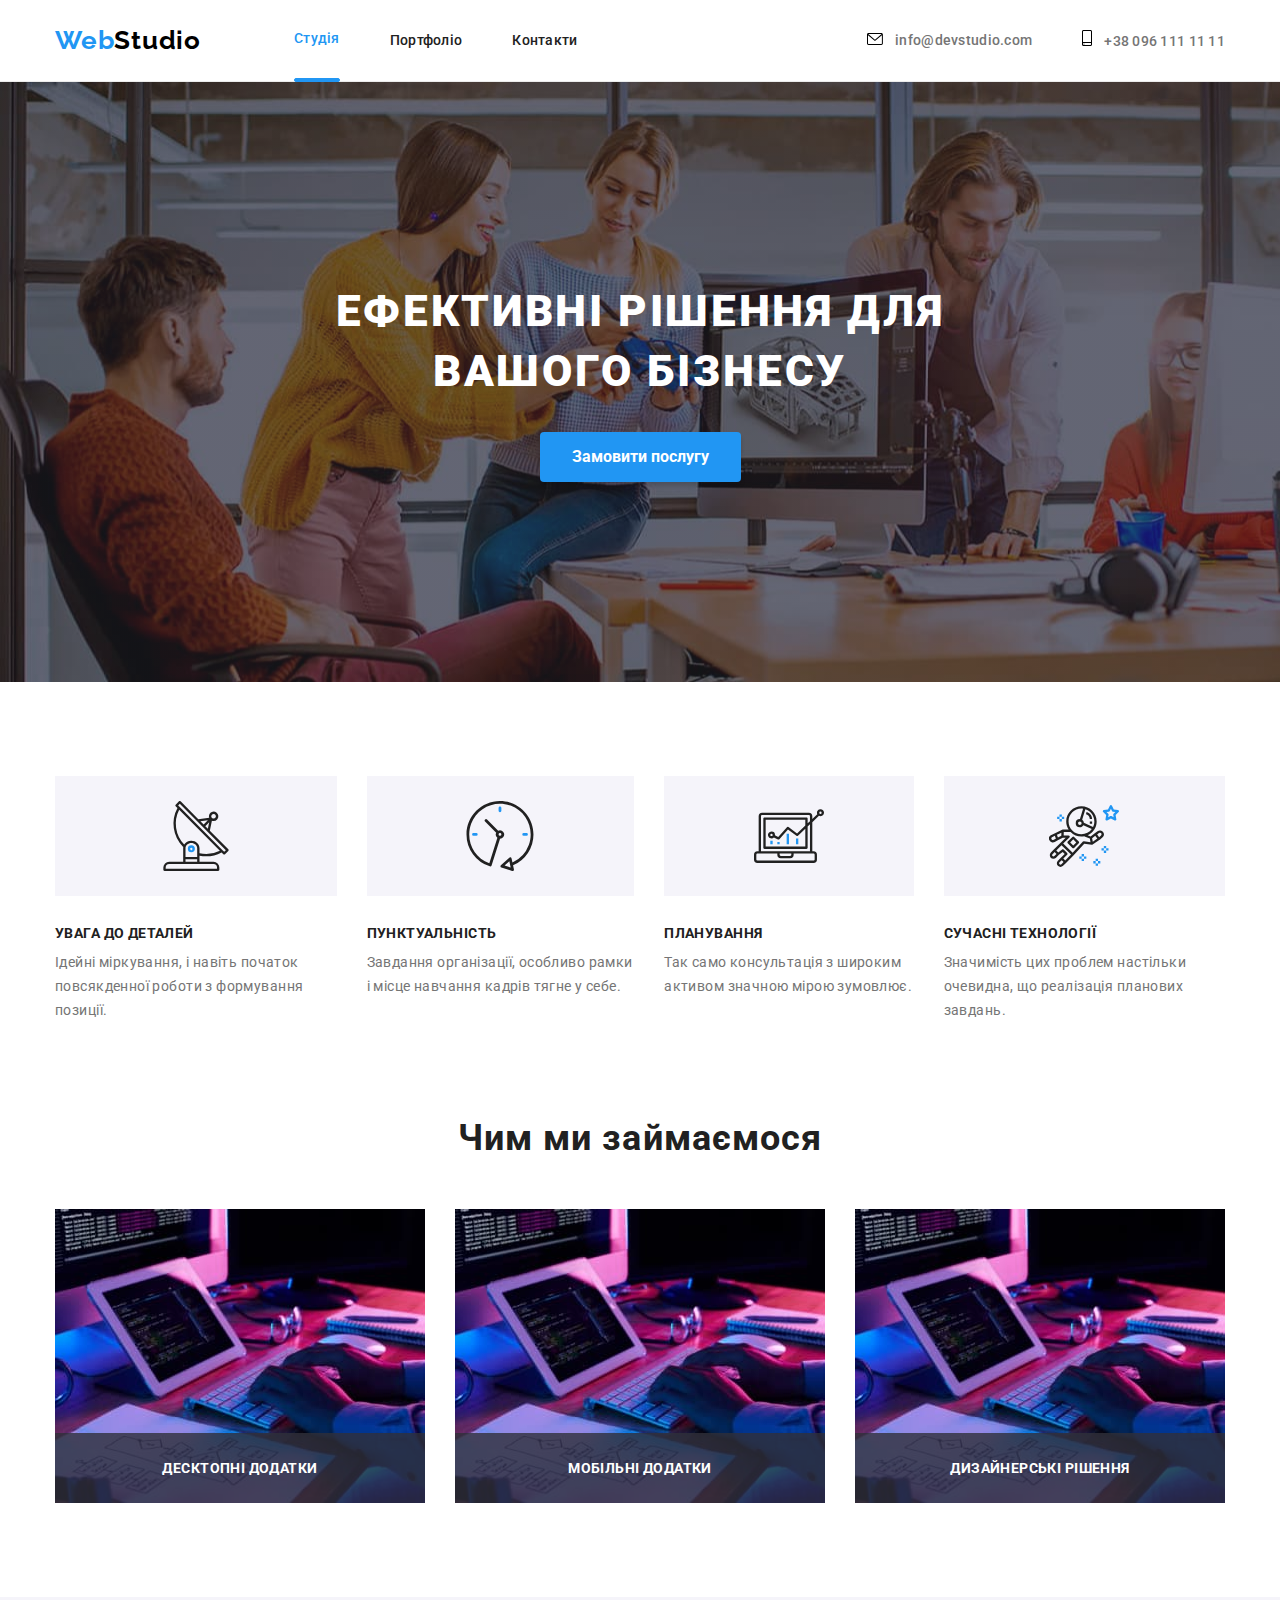
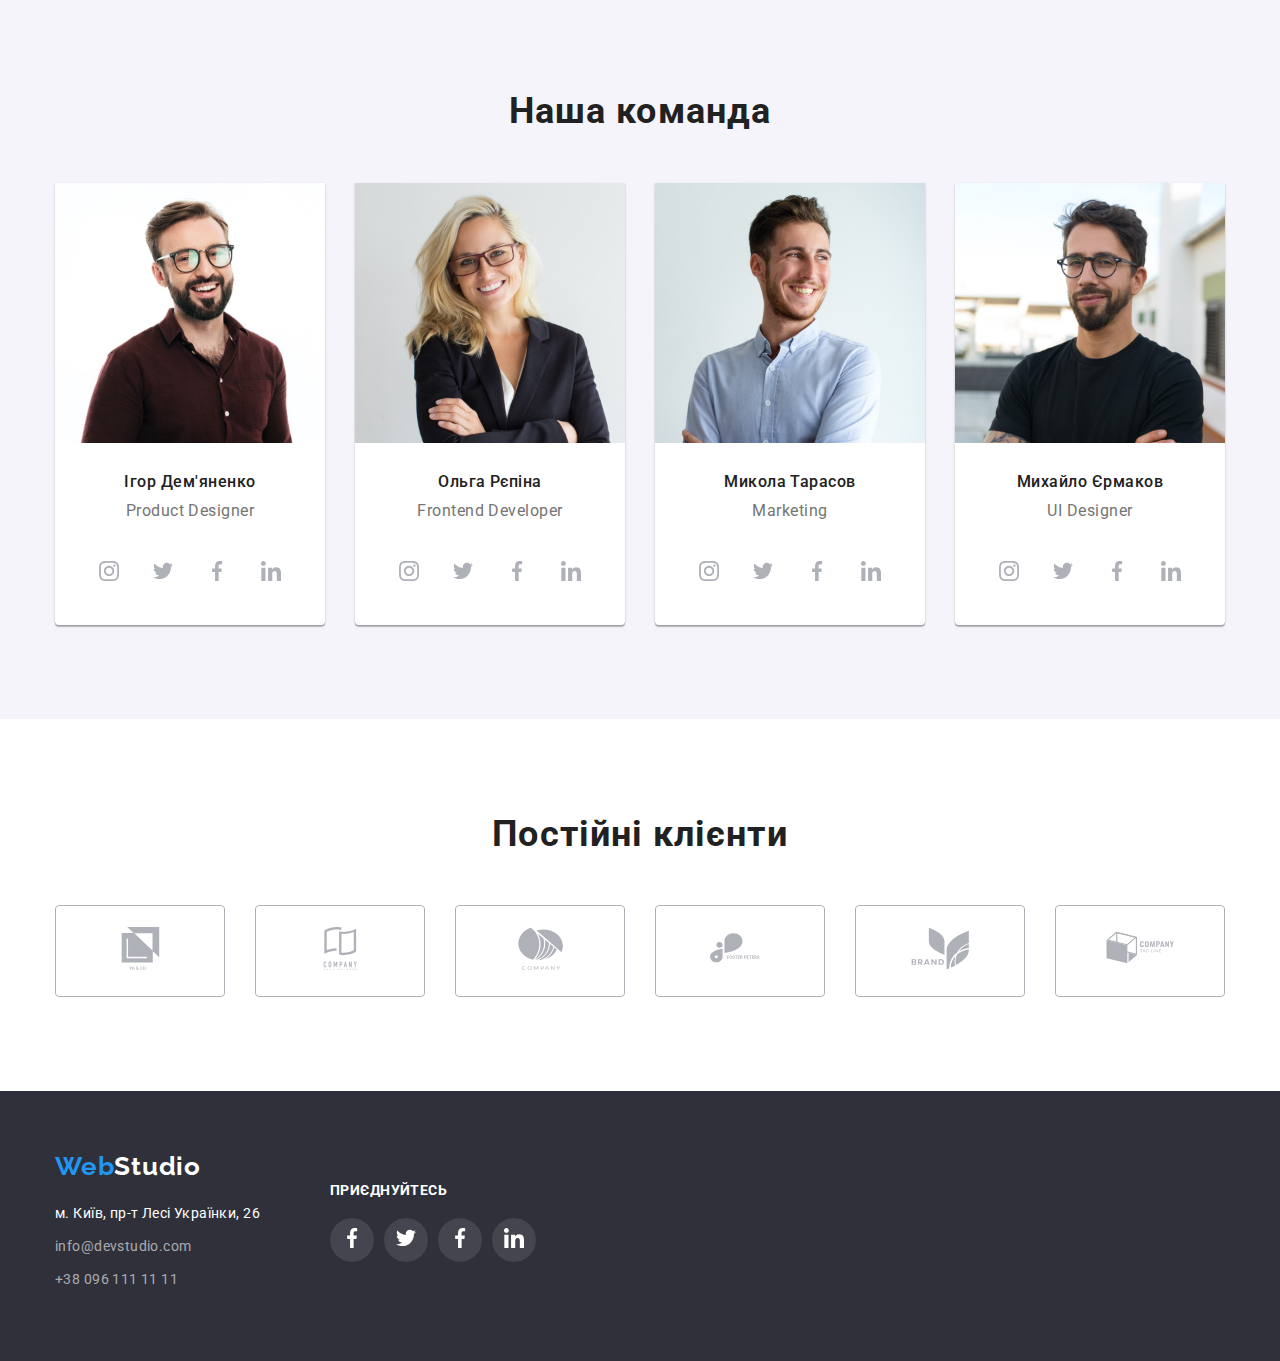
<file: index.html>
<!DOCTYPE html>
<html lang="uk">
  <head>
    <meta charset="UTF-8" />
    <meta http-equiv="X-UA-Compatible" content="IE=edge" />
    <meta name="viewport" content="width=device-width, initial-scale=1.0" />
    <link rel="preconnect" href="https://fonts.googleapis.com"> 
    <link rel="preconnect" href="https://fonts.gstatic.com" crossorigin> 
    <link href="https://fonts.googleapis.com/css2?family=Raleway:wght@700&family=Roboto:wght@400;500;700;900&display=swap" rel="stylesheet">
    <link rel="stylesheet" href="https://cdnjs.cloudflare.com/ajax/libs/modern-normalize/1.1.0/modern-normalize.min.css
    ">
    <link rel="stylesheet" href="./css/styles.css">
    <title>Index</title>
  </head>
  <body>
    <!-- header / start -->
    <header class="header">
      <div class="container header-container">
        <nav class="header__nav">
          
          <a href="#" class="header__logo-link logo-link"><span class="header__logo-color logo-color">Web</span>Studio</a>
          
          <ul class="header__nav-lists">
            <li class="header__nav-item active"><a href="./index.html" class="header__nav-link">Студія</a></li>
            <li class="header__nav-item"><a href="./portfolio.html" class="header__nav-link">Портфоліо</a></li>
            <li class="header__nav-item"><a href="#" class="header__nav-link">Контакти</a></li>
          </ul>

        </nav>

        <ul class="header__address">
          <li class="header__address-item">
            <a href="mailto:info@devstudio.com" class="header__nav-link-address"> 
            <svg class="header__sprite-item icon-envelope" width="16" height="12">
              <use href="./images/header-sprite.svg#icon-envelope" ></use>
            </svg>info@devstudio.com</a>
          </li>
          <li class="header__address-item"><a href="tel:+380961111111" class="header__nav-link-address">
            <svg class="header__sprite-item icon-smartphone" width="10" height="16">
              <use href="./images/header-sprite.svg#icon-smartphone" ></use></svg>+38 096 111 11 11</a></li>
        </ul>

      </div>
    </header>
    <!-- header / end -->

    <!-- main / start -->
    <main class="main">
      <!-- banner / start -->
      <section class="banner">
          <h1 class="banner__title">Ефективні рішення для вашого бізнесу</h1>
          <button type="button" class="banner__link">Замовити послугу</button>
      </section>
      <!-- banner / end -->
      <!-- details -->
      <section class="section details">
        <div class="container">
          <ul class="details__lists">
            <li class="details__item icon--antena">
              <h3 class="details__title">УВАГА ДО ДЕТАЛЕЙ</h3>
              <p class="details__text">
                Ідейні міркування, і навіть початок повсякденної роботи з
                формування позиції.
              </p>
            </li>
            <li class="details__item icon--clock">
              <h3 class="details__title">ПУНКТУАЛЬНІСТЬ</h3>
              <p class="details__text">
                Завдання організації, особливо рамки і місце навчання кадрів тягне
                у себе.
              </p>
            </li>
            <li class="details__item icon--diagramm">
              <h3 class="details__title">ПЛАНУВАННЯ</h3>
              <p class="details__text">
                Так само консультація з широким активом значною мірою зумовлює.
              </p>
            </li>
            <li class="details__item icon--austronavt">
              <h3 class="details__title">СУЧАСНІ ТЕХНОЛОГІЇ</h3>
              <p class="details__text">
                Значимість цих проблем настільки очевидна, що реалізація планових
                завдань.
              </p>
            </li>
          </ul>
        </div>
      </section>
      <!-- doing -->
      <section class="doing">
        <div class="container">
        <h2 class="doing__title">Чим ми займаємося</h2>
          <ul class="doing__lists">
            <li class="doing__item">
              <img src="./images/box-1.jpg" alt="desktop" width="370"/>
              <div class="doing__thumb">
                <p>Десктопні додатки</p>
              </div>
            </li>
            <li class="doing__item">
              <img src="./images/box-1.jpg" alt="desktop" width="370"/>
              <div class="doing__thumb">
                <p>Мобільні додатки</p>
              </div>
            </li>
            <li class="doing__item">
              <img src="./images/box-1.jpg" alt="desktop" width="370"/>
              <div class="doing__thumb">
                <p>Дизайнерські рішення</p>
              </div>
            </li>
          </ul>
        </div>
        
      </section>

      <!-- team -->
      <section class="section team">
        <div class="container">
        <h2 class="team__title">Наша команда</h2>
        
          <ul class="team__lists">
            <li class="team__item">
              <img src="./images/team1.jpg" alt="Igor Demianenko" width="270" />
              <div class="team__info">
                <h3 class="team__subtitle">Ігор Дем'яненко</h3>
                <p class="team__position">Product Designer</p>
              </div>
              <ul class="team__social-links">
                <li>
                  <button class="button">
                    <svg class="button-icon">
                      <use href="./images/team-sprite.svg#icon-instagram"></use>
                    </svg>
                  </button>
                </li>
                <li>
                  <button class="button">
                    <svg class="button-icon">
                      <use href="./images/team-sprite.svg#icon-twitter"></use>
                    </svg>
                  </button>
                </li>
                <li>
                  <button class="button">
                    <svg class="button-icon">
                      <use href="./images/team-sprite.svg#icon-facebook"></use>
                    </svg>
                  </button>
                </li>
                <li>
                  <button class="button">
                    <svg class="button-icon">
                      <use href="./images/team-sprite.svg#icon-linkedin"></use>
                    </svg>
                  </button>
                </li>
              </ul>
            </li>
            <li class="team__item">
              <img src="./images/team2.jpg" alt="Olga Repina" width="270" />
              <div class="team__info">
                <h3 class="team__subtitle">Ольга Рєпіна</h3>
                <p class="team__position">Frontend Developer</p>
            </div>
            <ul class="team__social-links">
              <li>
                <button class="button">
                  <svg class="button-icon">
                    <use href="./images/team-sprite.svg#icon-instagram"></use>
                  </svg>
                </button>
              </li>
              <li>
                <button class="button">
                  <svg class="button-icon">
                    <use href="./images/team-sprite.svg#icon-twitter"></use>
                  </svg>
                </button>
              </li>
              <li>
                <button class="button">
                  <svg class="button-icon">
                    <use href="./images/team-sprite.svg#icon-facebook"></use>
                  </svg>
                </button>
              </li>
              <li>
                <button class="button">
                  <svg class="button-icon">
                    <use href="./images/team-sprite.svg#icon-linkedin"></use>
                  </svg>
                </button>
              </li>
            </ul>
            </li>
            <li class="team__item">
              <img src="./images/team3.jpg" alt="Mykola Tarasov" width="270" />
              <div class="team__info">
                <h3 class="team__subtitle">Микола Тарасов</h3>
                <p class="team__position">Marketing</p>
            </div>
            <ul class="team__social-links">
              <li>
                <button class="button">
                  <svg class="button-icon">
                    <use href="./images/team-sprite.svg#icon-instagram"></use>
                  </svg>
                </button>
              </li>
              <li>
                <button class="button">
                  <svg class="button-icon">
                    <use href="./images/team-sprite.svg#icon-twitter"></use>
                  </svg>
                </button>
              </li>
              <li>
                <button class="button">
                  <svg class="button-icon">
                    <use href="./images/team-sprite.svg#icon-facebook"></use>
                  </svg>
                </button>
              </li>
              <li>
                <button class="button">
                  <svg class="button-icon">
                    <use href="./images/team-sprite.svg#icon-linkedin"></use>
                  </svg>
                </button>
              </li>
            </ul>
            </li>
            <li class="team__item">
              <img src="./images/team4.jpg" alt="Myhayl Ermakov" width="270" />
              <div class="team__info">
                <h3 class="team__subtitle">Михайло Єрмаков</h3>
                <p class="team__position">UI Designer</p>
              </div>
              <ul class="team__social-links">
                <li>
                  <button class="button">
                    <svg class="button-icon">
                      <use href="./images/team-sprite.svg#icon-instagram"></use>
                    </svg>
                  </button>
                </li>
                <li>
                  <button class="button" >
                    <svg class="button-icon" >
                      <use href="./images/team-sprite.svg#icon-twitter"></use>
                    </svg>
                  </button>
                </li>
                <li>
                  <button class="button">
                    <svg class="button-icon">
                      <use href="./images/team-sprite.svg#icon-facebook"></use>
                    </svg>
                  </button>
                </li>
                <li>
                  <button class="button">
                    <svg class="button-icon">
                      <use href="./images/team-sprite.svg#icon-linkedin"></use>
                    </svg>
                  </button>
                </li>
              </ul>
            </li>
          </ul>
        </div>
      </section>

      <section class="clients section">
        <div class="container">
          <h2 class="clients__title">Постійні клієнти</h2>
          <ul class="clients__lists">
            <a href="#" class="clients__link">
              <li class="clients__item">
                <svg class="clients__icon" width="93" height="43" >
                  <use href="./images/sprite-clients.svg#icon-clients__img1"></use>
                </svg>
              </li>
            </a>
            
            <a href="#" class="clients__link">
              <li class="clients__item">
                <svg class="clients__icon" width="93" height="43">
                  <use href="./images/sprite-clients.svg#icon-clients__img2"></use>
                </svg>
                </svg>
              </li>
            </a>
            
            <a href="#" class="clients__link">
              <li class="clients__item">
              <svg class="clients__icon" width="93" height="43">
                <use href="./images/sprite-clients.svg#icon-clients__img3"></use>
              </svg>
            </li></a>
            
            <a href="#" class="clients__link">
              <li class="clients__item">
                <svg class="clients__icon" width="93" height="43">
                  <use href="./images/sprite-clients.svg#icon-clients__img4"></use>
                </svg>
              </li>
            </a>
            
            <a href="#" class="clients__link">
              <li class="clients__item">
                <svg class="clients__icon" width="93" height="43">
                  <use href="./images/sprite-clients.svg#icon-clients__img5"></use>
                </svg>
              </li>
            </a>
            
            <a href="#" class="clients__link">
              <li class="clients__item">
                <svg class="clients__icon" width="93" height="43">
                  <use href="./images/sprite-clients.svg#icon-clients__img6"></use>
                </svg>
              </li>
            </a>
            
          </ul>
        </div>
      </section>
    </main>
    <!-- main / end -->

    <!-- footer -->
    <footer class="footer">
      <div class="container">
        <a href="#" class="footer__logo-link logo-link"><span class="header__logo-color logo-color">Web</span>Studio</a>
        
        <div class="footer__info">
          <address>
            <ul class="footer__lists">
              <li class="footer__item">
                <a
                  href="https://www.google.com.ua/maps/place/бул.+Леси+Украинки,+26,+Киев,+02000/@50.4265807,30.5361971,17z/data=!3m1!4b1!4m5!3m4!1s0x40d4cf0e033ecbe9:0x57a4dffefec77da0!8m2!3d50.4265807!4d30.5383858?hl=ru"
                  target="_blank"
                  rel="noopener noreferrer" class="footer__place"
                  >м. Київ, пр-т Лесі Українки, 26</a
                >
              </li>
              <li class="footer__item"><a href="mailto:info@devstudio.com" class="footer__link">info@devstudio.com</a></li>
              <li class="footer__item"><a href="tel:+380961111111" class="footer__link">+38 096 111 11 11</a></li>
            </ul>
          </address>

          <div class="footer__social-info">
            <h2 class="footer__social-title">приєднуйтесь</h2>
            <ul class="footer__social-lists">
              <li>
                <button class="button" >
                  <svg class="button-icon" width="20" height="20" >
                    <use href="./images/team-sprite.svg#icon-facebook"></use>
                  </svg>
                </button>
              </li>
              <li class="footer__social-item">
                <button class="button">
                  <svg class="button-icon" width="20" height="20">
                    <use href="./images/team-sprite.svg#icon-twitter"></use>
                  </svg>
                </button>
              </li>
              <li class="footer__social-item">
                <button class="button">
                  <svg class="button-icon" width="20" height="20">
                    <use href="./images/team-sprite.svg#icon-facebook"></use>
                  </svg>
                </button>
              </li>
              <li class="footer__social-item">
                <button class="button">
                  <svg class="button-icon" width="20" height="20">
                    <use href="./images/team-sprite.svg#icon-linkedin"></use>
                  </svg>
                </button>
              </li>
            </ul>
          </div>
          

        </div>
      </div>
      
    </footer>
  </body>
</html>
</file>
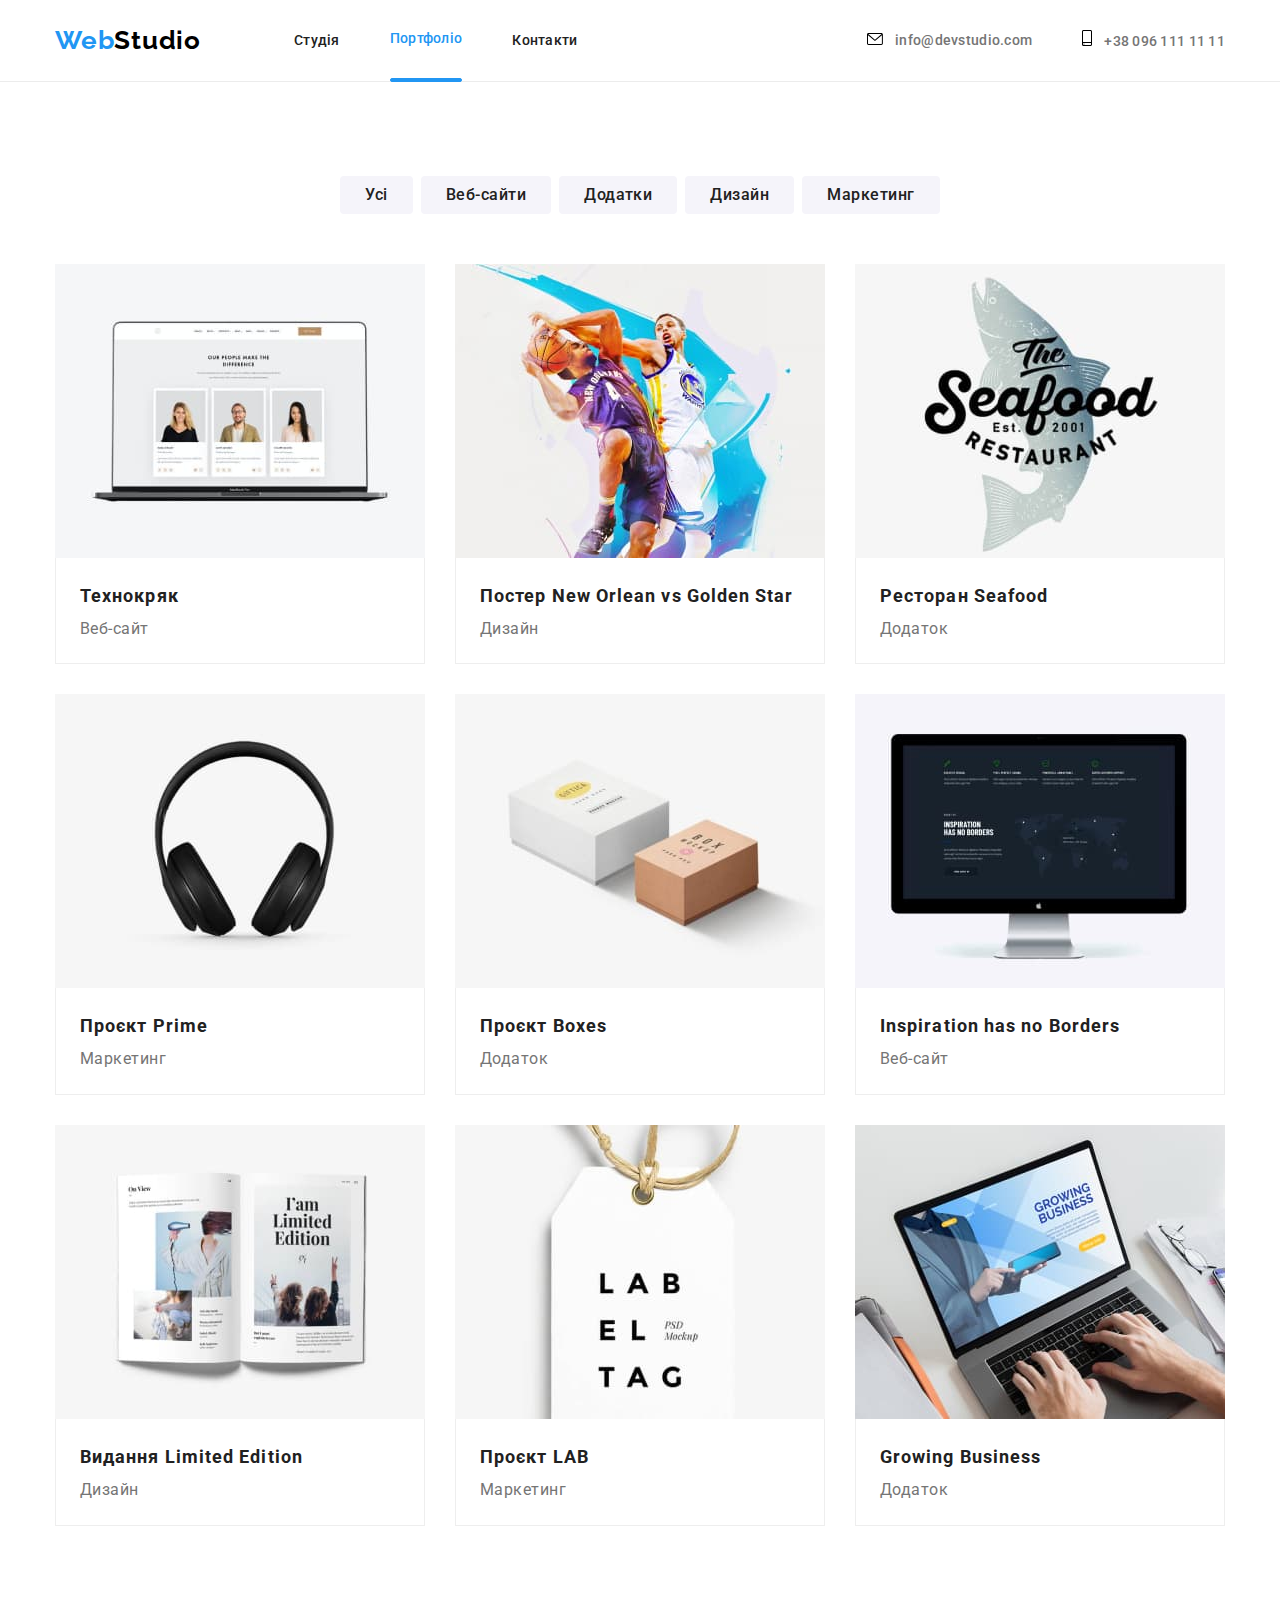
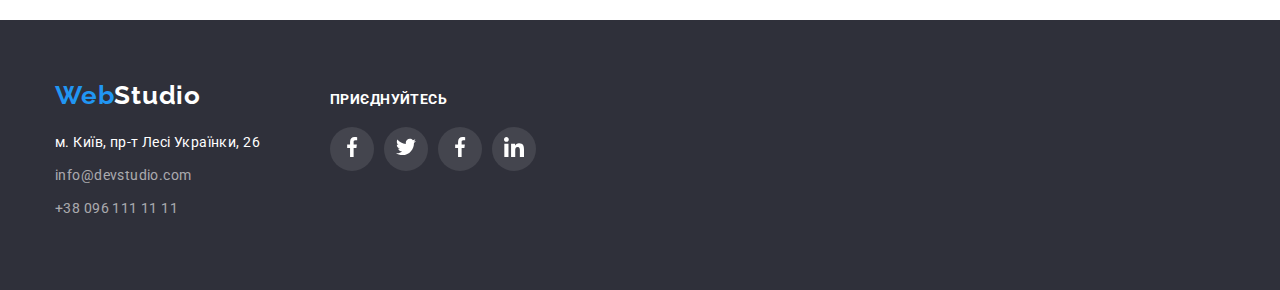
<file: portfolio.html>
<!DOCTYPE html>
<html lang="uk">
  <head>
    <meta charset="UTF-8" />
    <meta http-equiv="X-UA-Compatible" content="IE=edge" />
    <meta name="viewport" content="width=device-width, initial-scale=1.0" />
    <link rel="preconnect" href="https://fonts.googleapis.com"> 
    <link rel="preconnect" href="https://fonts.gstatic.com" crossorigin> 
    <link href="https://fonts.googleapis.com/css2?family=Raleway:wght@700&family=Roboto:wght@400;500;700;900&display=swap" rel="stylesheet">
    <link rel="stylesheet" href="https://cdnjs.cloudflare.com/ajax/libs/modern-normalize/1.1.0/modern-normalize.min.css
    ">
    <link rel="stylesheet" href="./css/styles.css">
    <title>Portfolio</title>
  </head>

  <body>
    <!-- header / start -->
    <header class="header">
      <div class="container header-container">
        <nav class="header__nav">
          
          <a href="./index.html" class="header__logo-link logo-link"><span class="header__logo-color logo-color">Web</span>Studio</a>
          
          <ul class="header__nav-lists">
            <li class="header__nav-item "><a href="./index.html" class="header__nav-link">Студія</a></li>
            <li class="header__nav-item active"><a href="./portfolio.html" class="header__nav-link">Портфоліо</a></li>
            <li class="header__nav-item"><a href="#" class="header__nav-link">Контакти</a></li>
          </ul>

        </nav>

        <ul class="header__address">
          <li class="header__address-item">
            <a href="mailto:info@devstudio.com" class="header__nav-link-address"> 
            <svg class="header__sprite-item icon-envelope" width="16" height="12">
              <use href="./images/header-sprite.svg#icon-envelope" ></use>
            </svg>info@devstudio.com</a>
          </li>
          <li class="header__address-item"><a href="tel:+380961111111" class="header__nav-link-address">
            <svg class="header__sprite-item icon-smartphone" width="10" height="16">
              <use href="./images/header-sprite.svg#icon-smartphone" ></use></svg>+38 096 111 11 11</a></li>
        </ul>

      </div>
    </header>
    <!-- header / end -->

    <!-- main / start -->
    <main class="main">
      <!-- portfolio -->
      <section class="section portfolio">
        <div class="container">
          <ul class="portfolio__buttons">
            <li class="portfolio__buttons-item">
              <button type="button" class="portfolio__button-link">Усі</button>
            </li>
            <li class="portfolio__buttons-item">
              <button type="button" class="portfolio__button-link">Веб-сайти</button>
            </li>
            <li class="portfolio__buttons-item">
              <button type="button" class="portfolio__button-link">Додатки</button>
            </li>
            <li class="portfolio__buttons-item">
              <button type="button" class="portfolio__button-link">Дизайн</button>
            </li>
            <li class="portfolio__buttons-item">
              <button type="button" class="portfolio__button-link">Маркетинг</button>
            </li>
          </ul>

          <ul class="portfolio__gallery" >
            <li class="portfolio__gallery-item">
              <a href="#" class="portfolio__gallery-link">
                <img src="./images/portfolio1.jpg" alt="laptop" width="370" />
                <div class="portfolio__info">
                <h2 class="portfolio__title">Технокряк</h2>
                <p class="portfolio__text">Веб-сайт</p>
                </div>
                
              </a>
            </li>
            <li class="portfolio__gallery-item">
              <a href="#" class="portfolio__gallery-link">
                <img src="./images/portfolio2.jpg" alt="backetball" width="370" />
                <div class="portfolio__info">
                  <h2 class="portfolio__title">Постер New Orlean vs Golden Star</h2>
                  <p class="portfolio__text">Дизайн</p>
                </div>
              </a>
            </li>
            <li class="portfolio__gallery-item">
              <a href="#" class="portfolio__gallery-link">
                <img src="./images/portfolio3.jpg" alt="seafood" width="370" />
                <div class="portfolio__info">
                  <h2 class="portfolio__title">Ресторан Seafood</h2>
                  <p class="portfolio__text">Додаток</p>
                </div>
              </a>
            </li>
            <li class="portfolio__gallery-item" >
              <a href="#" class="portfolio__gallery-link">
                <img src="./images/portfolio4.jpg" alt="headphones" width="370" />
                <div class="portfolio__info">
                  <h2 class="portfolio__title">Проєкт Prime</h2>
                  <p class="portfolio__text">Маркетинг</p>
                </div>
              </a>
            </li>
            <li class="portfolio__gallery-item" >
              <a href="#" class="portfolio__gallery-link">
              <img src="./images/portfolio5.jpg" alt="boxes" width="370" />
              <div class="portfolio__info">
                <h2 class="portfolio__title">Проєкт Boxes</h2>
                <p class="portfolio__text">Додаток</p>
              </div>
              </a>
            </li>
            <li class="portfolio__gallery-item">
              <a href="#" class="portfolio__gallery-link">
                <img src="./images/portfolio6.jpg" alt="monitor" width="370" />
                <div class="portfolio__info">
                  <h2 class="portfolio__title">Inspiration has no Borders</h2>
                  <p class="portfolio__text">Веб-сайт</p>
                </div>
              </a>
            </li>
            <li class="portfolio__gallery-item">
              <a href="#" class="portfolio__gallery-link" >
                <img src="./images/portfolio7.jpg" alt="book" width="370" />
                <div class="portfolio__info">
                  <h2 class="portfolio__title">Видання Limited Edition</h2>
                  <p class="portfolio__text">Дизайн</p>
                </div>
              </a> 
            </li>
            <li class="portfolio__gallery-item">
              <a href="#" class="portfolio__gallery-link">
              <img src="./images/portfolio8.jpg" alt="label" width="370" />
              <div class="portfolio__info">
                <h2 class="portfolio__title">Проєкт LAB</h2>
                <p class="portfolio__text">Маркетинг</p>
              </div>
              </a>
            </li>
            <li class="portfolio__gallery-item">
              <a href="#" class="portfolio__gallery-link">
                <img src="./images/portfolio9.jpg" alt="laptop" width="370" />
                <div class="portfolio__info">
                  <h2 class="portfolio__title">Growing Business</h2>
                  <p class="portfolio__text">Додаток</p>
                </div>
              </a>
            </li>
          </ul>
        </div>
        
      </section>
    </main>
    <!-- main / end -->

    <!-- footer -->
    <footer class="footer">
      <div class="container footer__flex">
          
          <div class="footer__adress">
          <a href="#" class="footer__logo-link logo-link"><span class="header__logo-color logo-color">Web</span>Studio</a>
          <address>
            <ul class="footer__lists">
              <li class="footer__item">
                <a
                  href="https://www.google.com.ua/maps/place/бул.+Леси+Украинки,+26,+Киев,+02000/@50.4265807,30.5361971,17z/data=!3m1!4b1!4m5!3m4!1s0x40d4cf0e033ecbe9:0x57a4dffefec77da0!8m2!3d50.4265807!4d30.5383858?hl=ru"
                  target="_blank"
                  rel="noopener noreferrer" class="footer__place"
                  >м. Київ, пр-т Лесі Українки, 26</a
                >
              </li>
              <li class="footer__item"><a href="mailto:info@devstudio.com" class="footer__link">info@devstudio.com</a></li>
              <li class="footer__item"><a href="tel:+380961111111" class="footer__link">+38 096 111 11 11</a></li>
            </ul>
          </address>
          </div>

          <div class="footer__social-info">
            <h2 class="footer__social-title">приєднуйтесь</h2>
            <ul class="footer__social-lists">
              <li>
                <button class="button" >
                  <svg class="button-icon" width="20" height="20" >
                    <use href="./images/team-sprite.svg#icon-facebook"></use>
                  </svg>
                </button>
              </li>
              <li class="footer__social-item">
                <button class="button">
                  <svg class="button-icon" width="20" height="20">
                    <use href="./images/team-sprite.svg#icon-twitter"></use>
                  </svg>
                </button>
              </li>
              <li class="footer__social-item">
                <button class="button">
                  <svg class="button-icon" width="20" height="20">
                    <use href="./images/team-sprite.svg#icon-facebook"></use>
                  </svg>
                </button>
              </li>
              <li class="footer__social-item">
                <button class="button">
                  <svg class="button-icon" width="20" height="20">
                    <use href="./images/team-sprite.svg#icon-linkedin"></use>
                  </svg>
                </button>
              </li>
            </ul>
          </div>
          

      </div>
      
    </footer>
  </body>
</html>
</file>
<file: css/styles.css>
:root{
    --blue-color:#2196F3;
    --black-color:#212121;
    --white-color:#fff;
    --grey-color:#757575;
    --bg-grey-color:#F5F4FA;
    --bg-black-color:#2F303A;
    --bg-white-color:#fff;
    --border-grey-color:#ECECEC;
}

body{
    background-color: var(--bg-white-color);
    font-family: 'Roboto', sans-serif;
    color: var(--black-color);
    margin: 0;
    box-sizing: border-box;
}
ul{
    list-style-type: none;
    padding: 0;
    margin: 0;
}
a{
    text-decoration: none;
}
h1,h2,h3,h4,h5,h6{
    margin: 0;
    padding:0;
}
p{
    margin: 0;
    padding: 0;
}
img{
    display: block;
    max-width: 100%;
    height: auto;
}
/* styles main / start */

.container{
    width: 1200px;
    margin: 0 auto;
    padding: 0 15px;
}

.section{
    padding: 94px 0;
}

.banner{
    background-image:linear-gradient(to right, rgba(47, 48, 58, 0.4),rgba(47, 48, 58, 0.4)), url('../images/banner-bg.jpg');
    max-width: 1600px;
    margin-left: auto;
    margin-right: auto;
    padding: 200px 0;
    
}
.logo-color{
    color: var(--blue-color);
}

.logo-link{
    font-family: 'Raleway', sans-serif;
    font-weight: 700;
    font-size: 26px;
    line-height: 1.19;
    letter-spacing: 0.03em;
    color:#000;
}

.header{
    padding: 25px 0;
    border-bottom: 1px solid var(--border-grey-color);
}

.header__nav,
.header__nav-lists,
.header__address,
.team__lists{
    display: flex;
    justify-content: space-around;
    align-items: center;
}
.icon-smartphone{
    font-family: inherit;
    font-weight: 500;
    font-size: 14px;
    line-height: calc(16px/14px);
    letter-spacing: 0.02em;
    color: #757575;

}
.header__nav-lists{
    margin-left:93px;
}
.header-container{
    display: flex; 
    align-items: center;
}
.header__address{
    margin-left: auto;
}
.header__sprite-item{
    margin-right: 12px;
}

.header__nav-link-address:hover,
.header__nav-link-address:focus{
    fill: var(--blue-color);
}

.details__lists{
    display: flex;
    justify-content: space-between;
}


.details__item:not(:last-child){
    margin-right: 30px;
}

.header__nav-item:not(:last-child),
.header__address-item:not(:last-child){
    margin-right: 50px;
}

.header__nav-link{
    font-family: inherit;
    font-weight: 500;
    font-size: 14px;
    line-height: 1.14;
    letter-spacing: 0.02em; 
    font-family: inherit;
    color: inherit;
    padding-bottom: 30px ;
}

.header__nav-link-address{
    font-family: inherit;
    font-weight: 500;
    font-size: 14px;
    line-height: 16px;
    letter-spacing: 0.02em;
    color: var(--grey-color);
}

.header__nav-link:hover,
.header__nav-link:focus,
.header__nav-link-address:hover,
.header__nav-link-address:focus,
.footer__place:hover,
.footer__place:focus,
.footer__link:hover,
.footer__link:focus{
    color: var(--blue-color);
}

.active{
    color: var(--blue-color);
}

.active::after{
    content:'';
    display: block;
    width: 100%;
    height: 4px;
    border:1px solid #2196F3;
    border-radius: 2px;
    background-color: #2196F3;
    position: relative;
    top: 30px;
    left: 0;
    cursor:pointer;
}


.banner__link:hover,
.banner__link:focus{
    background-color:#188CE8;
    /* color: var(--white-color); */
}


/* styles main / end */

/* banner style / start */
.banner{
    background-color: var(--bg-black-color);
    text-align: center;
}
.banner__title{
    font-family: inherit;
    font-weight: 900;
    font-size: 44px;
    line-height: 1.36;
    text-align: center;
    letter-spacing: 0.06em;
    text-transform: uppercase;
    color: var(--white-color);
    margin-bottom: 30px;
    letter-spacing: 0.06em;
    max-width: 696px;
    margin-left: auto;
    margin-right: auto;
}

.banner__link{
    font-family: inherit;
    font-weight: 700;
    font-size: 16px;
    line-height: 1.87;
    background-color: var(--blue-color);
    border: 0;
    color: var(--white-color);
    cursor: pointer;
    padding: 10px 32px;
    box-shadow: 0px 4px 4px rgba(0, 0, 0, 0.15);
    border-radius: 4px;
}

/* banner style / start */

/* details style / start */

.details__item::before{
    content: '';
    display: block;
    height: 120px;
    background-color: var(--bg-grey-color);
    margin-bottom: 30px;
    background-repeat: no-repeat;
    background-position: center;
}
.icon--antena::before{
    background-image: url('../images/antenna.svg');
}
.icon--clock::before{
    background-image: url('../images/clock.svg');
}

.icon--diagramm::before{
    background-image: url('../images/diagram.svg');
}

.icon--austronavt::before{
    background-image: url('../images/astronaut.svg');
}




.details__title{
    font-family: inherit;
    font-weight: 700;
    font-size: 14px;
    line-height: 1.14;
    letter-spacing: 0.03em;
    text-transform: uppercase;
    color: inherit;
    margin-bottom: 10px;
}

.details__text{
    font-family: inherit;
    font-weight: 400;
    font-size: 14px;
    line-height: 1.71;
    letter-spacing: 0.03em;
    color: var(--grey-color);
}

/* details style / end */


/* doing style / start */
.doing{
    padding-bottom: 94px;
}

.doing__title{
    font-family: inherit;
    font-weight: 700;
    font-size: 36px;
    line-height: 42px;
    text-align: center;
    letter-spacing: 0.03em;
    color: inherit;
    margin-bottom: 50px;
}
.doing__item{
    position: relative;
}
.doing__thumb:first-child::after{
    position: absolute;
    bottom: 0;
    left:0;
    content:'Десктопні додатки';
    width: 370px;
    height: 70px;
    background: rgba(47, 48, 58, 0.8);
    text-align: center;
    display: block;
    font-family: inherit;        
    font-weight: 700;
    font-size: 14px;
    line-height: 16px;
    text-align: center;
    letter-spacing: 0.03em;
    text-transform: uppercase;
    color: #FFFFFF;
    padding: 27px 0;
}
.doing__thumb{
    width: 370px;
    height: 70px;
    background: rgba(47, 48, 58, 0.8);
    position: absolute;
    bottom: 0;
    left:0;
}

.doing__thumb p{
    text-align: center;
    font-family: inherit;        
    font-weight: 700;
    font-size: 14px;
    line-height: 16px;
    text-align: center;
    letter-spacing: 0.03em;
    text-transform: uppercase;
    color: #FFFFFF;
    padding: 27px 0;
}

/* doing style / end */




/* team style / start */
.team{
    background-color: var(--bg-grey-color);
}
.doing__lists,
.team__lists{
    display: flex;
    justify-content: space-between;
}
.team__item{
    background-color: var(--bg-white-color);
    box-shadow: 0px 1px 3px rgba(0, 0, 0, 0.12), 0px 1px 1px rgba(0, 0, 0, 0.14), 0px 2px 1px rgba(0, 0, 0, 0.2);
    border-radius: 0px 0px 4px 4px;
    padding-bottom: 30px;
}
.team__title{
    font-family: inherit;
    font-weight: 700;
    font-size: 36px;
    line-height: 1.16;
    text-align: center;
    letter-spacing: 0.03em;
    font-family: inherit;
    color: inherit;
    margin-bottom: 50px;
}
.team__subtitle{
    font-family: inherit;
    font-weight: 500;
    font-size: 16px;
    line-height: 1.18;
    text-align: center;
    letter-spacing: 0.03em;
    font-family: inherit;
    color: inherit;
    margin-bottom: 10px;
}

.team__info{
    padding:30px 0;
}
.team__position{
    font-family: inherit;
    font-weight: 400;
    font-size: 16px;
    line-height: 1.18;
    text-align: center;
    letter-spacing: 0.03em;
    color: var(--grey-color);
}

.team__social-links{
    display: flex;
    justify-content: center;
}

.team__social-links li:not(:last-child){
    margin-right: 10px;
}

.team__social-links .button{
    padding: 0;
    border: none;
    background: none;
    width: 44px;
    height: 44px;
    fill: #AFB1B8;
}

.team__social-links .button-icon{
    width: 20px;
    height: 20px;
}

.team__social-links .button:hover,
.team__social-links .button:focus{
    border-radius: 50%;
    -webkit-border-radius: 50%;
    -moz-border-radius: 50%;
    -ms-border-radius: 50%;
    -o-border-radius: 50%;
    background-color: var(--blue-color);
    fill: #fff;
    cursor: pointer;
}

/* team style / end */

/* clients style / start */
.clients__lists{
    display: flex;
    justify-content: space-between;
}

.clients__title{
    font-weight: 700;
    font-size: 36px;
    line-height: 42px;
    text-align: center;
    letter-spacing: 0.03em;
    color: var(--black-color);
    margin-bottom: 50px;
}

.clients__link{
    width: 170px;
    height: 92px;
    border: 1px solid #AFB1B8;
    border-radius:4px;
    display: flex;
    justify-content: center;
    align-items: center;
}
.clients__icon{
    fill: #AFB1B8;
    width: 93px;
    height: 43px;
}
.clients__link:hover,
.clients__link:focus {
    border: 1px solid #2196F3;
}

.clients__link:hover .clients__icon,
.clients__link:focus .clients__icon{
    fill: #2196F3;
}


/* clients style / end */

/* styles portfolio / start */
.portfolio__buttons-item{
    margin-right: 8px;

}
.portfolio__buttons-item:last-child{
    margin-right: 0;
}
.portfolio__button-link{
    font-family: inherit;
    font-weight: 500;
    font-size: 16px;
    line-height: 1.6;
    text-align: center;
    letter-spacing: 0.03em;
    font-family: inherit;
    background-color: var(--bg-grey-color);
    border: 0;
    cursor: pointer;
    color: inherit;
}


.portfolio__title{
    font-family: inherit;
    font-weight: 700;
    font-size: 18px;
    line-height: 2;
    letter-spacing: 0.06em;
    color: var(--black-color);
    padding-top: 20px;
    padding-left:24px;
}

.portfolio__text{
    font-family: inherit;
    font-weight: 400;
    font-size: 16px;
    line-height: 1.87;
    letter-spacing: 0.03em;
    color: var(--grey-color);
    padding-bottom: 20px;
    margin-left:24px;
}
.portfolio__info{
    border: 1px solid #EEEEEE;
    border-top:0;
}
.portfolio__buttons{
    display: flex;
    justify-content: center;
    align-items: center;
    margin-bottom: 50px;
}
.portfolio__gallery{
    display: flex;
    flex-wrap: wrap;
    gap: 30px;
}
.portfolio__gallery-link{
    display: block;
}
.portfolio__gallery-link:hover,
.portfolio__gallery-link:focus {
    box-shadow: 0px 1px 1px rgba(0, 0, 0, 0.12), 0px 4px 4px rgba(0, 0, 0, 0.06), 1px 4px 6px rgba(0, 0, 0, 0.16);
}

.portfolio__button-link{
    padding: 6px 25px;
    border: none;
    border-radius: 4px;
}

.portfolio__button-link:hover,
.portfolio__button-link:focus,
.portfolio__button-link:active{
    background-color:var(--blue-color);
    color: var(--white-color);
    box-shadow: 0px 3px 1px rgba(0, 0, 0, 0.1), 0px 1px 2px rgba(0, 0, 0, 0.08), 0px 2px 2px rgba(0, 0, 0, 0.12);
}

/* styles portfolio / end */

/* footer style / start */
.footer{
    padding: 60px 0;
    background-color: var(--bg-black-color);
}

.footer__logo-link{
    color: var(--white-color);
}
.footer__lists{
    margin-top: 20px;
}
.footer__place{
    font-family: inherit;
    font-style: normal;
    font-weight: 400;
    font-size: 14px;
    line-height: 1.71;
    letter-spacing: 0.03em;
    color: var(--white-color);
}
.footer__link{
    font-family: inherit;
    font-style: normal;
    font-weight: 400;
    font-size: 14px;
    line-height: 1.71;
    letter-spacing: 0.03em;
    color: rgba(255, 255, 255, 0.6);
}

.footer__logo-link{
    margin-bottom: 20px;
}

.footer__item{
    margin-bottom: 9px;
}

.footer__social-lists{
    display: flex;
}

.footer__social-lists li:not(:last-child){
    margin-right: 10px;
}

.footer__info{
    display: flex;
}

.footer__social-info{
    margin-left: 70px;
}

.footer__flex{
    display: flex;
    align-items: baseline;
}

.footer__social-title{
    font-family: inherit;
    font-weight: 700;
    font-size: 14px;
    line-height: calc(16px/14px);
    letter-spacing: 0.03em;
    text-transform: uppercase;

    color: #FFFFFF;

    margin-bottom: 20px;

}

.footer__social-lists .button{
    background: none;
    padding: 0;
    border: 0;
    width: 44px;
    height: 44px;
    background-color: #44454E;
    border-radius: 50%;
    -webkit-border-radius: 50%;
    -moz-border-radius: 50%;
    -ms-border-radius: 50%;
    -o-border-radius: 50%;
}
.footer__social-lists .button-icon{
    padding: 0;
    border: none;
    width: 20px;
    height: 20px;
    fill: #fff;
}

.footer__social-lists .button:hover,
.footer__social-lists .button:focus{
    border-radius: 50%;
    -webkit-border-radius: 50%;
    -moz-border-radius: 50%;
    -ms-border-radius: 50%;
    -o-border-radius: 50%;
    background-color: var(--blue-color);
    fill: #fff;
    cursor: pointer;
}
    /* footer style / end */
</file>
